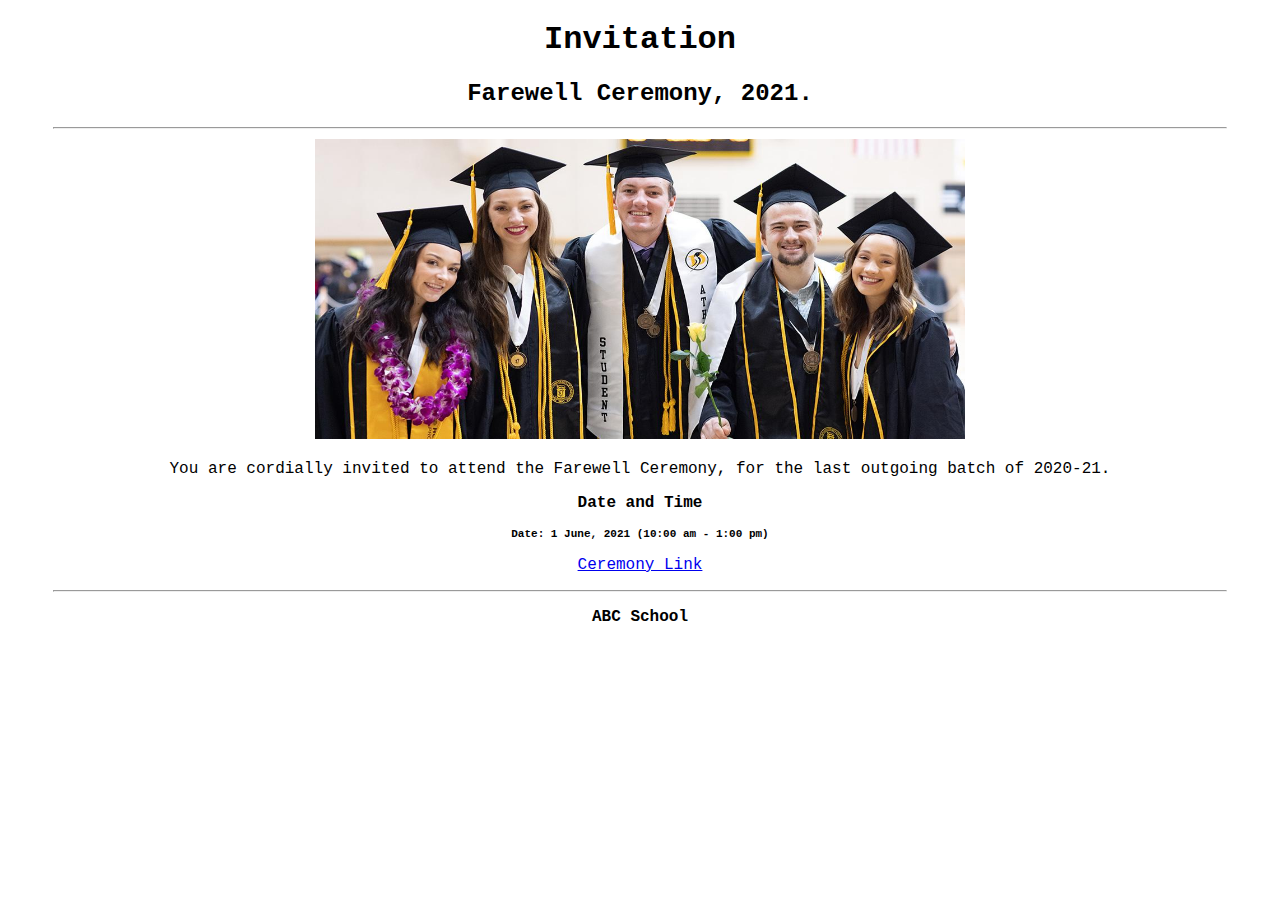
<file: index.html>
<!DOCTYPE html>
<html lang="en">
<head>
    <meta charset="UTF-8">
    <meta http-equiv="X-UA-Compatible" content="IE=edge">
    <meta name="viewport" content="width=device-width, initial-scale=1.0">
    <link href="script.css" rel="stylesheet" type="text/css">
    <title>Basecamp Assignment</title>
</head>
<body>
    <h1>Invitation</h1>
    <h2>Farewell Ceremony, 2021.</h2>
    <hr />
    <div>
        <img src="image/graduation.jpg" alt="graduation photo"/> 
    </div>
    <p>You are cordially invited to attend the Farewell Ceremony, 
        for the last outgoing batch of 2020-21.
    </p>
    <p class="date">Date and Time</p>
    <p class="date date2">Date: 1 June, 2021 (10:00 am - 1:00 pm)</p>
    <p>
        <a href="#">Ceremony Link</a>
    </p>
    <hr />
    <p class="date">ABC School</p>
</body>
</html>
</file>
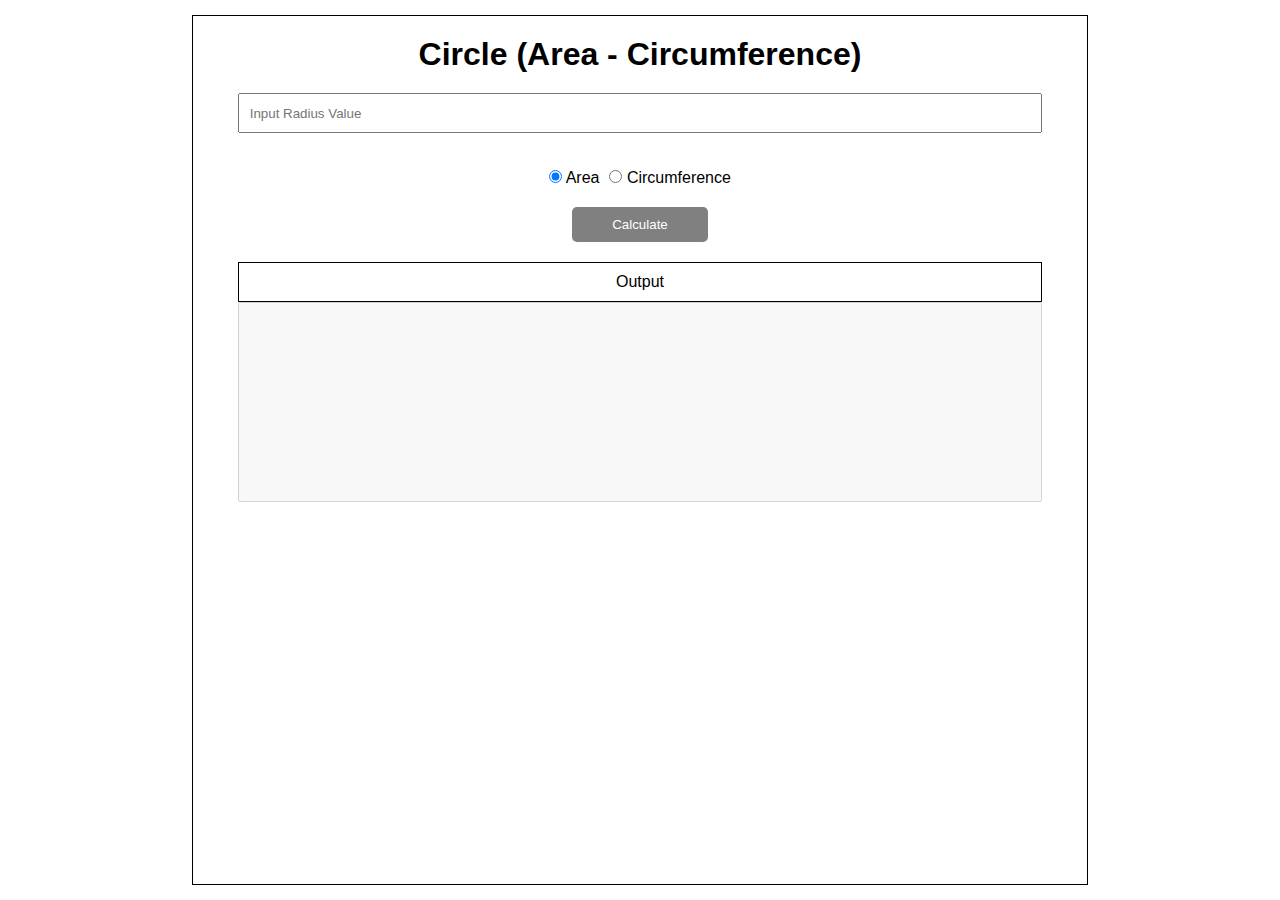
<file: area-of-cycle/index.html>
<!DOCTYPE html>
<html lang="en">
<head>
    <meta charset="UTF-8">
    <meta http-equiv="X-UA-Compatible" content="IE=edge">
    <meta name="viewport" content="width=device-width, initial-scale=1.0">
    <link rel="stylesheet" type="text/css" href="./style.css">
    <script src="./script.js" defer></script>
    <title>Area and Circumference of a circle</title>
</head>
<body>
    <div class="body-container">
        <h1>Circle (Area - Circumference)</h1>
        <form class="form-container">
          <input class="circumference" placeholder="Input Radius Value" type="text" id="radius" name="input-radius"/>

          <br />
          <br />
          <div class="area-radio-option">
            <label class="option-area">
              <input type="radio" checked="checked" name="radio" id="area" />
              Area
            </label>
            <label class="option-circumference">
              <input type="radio" name="radio" id="circumference" />
              Circumference
            </label>
          </div>
  
          <button type="button" id="btn-button" class="btn-button">Calculate</button>
          <div class="output-area">
            <p class="final-result">Output</p>
            <input class="output" id="result" type="text" disabled />
          </div>
        </form>
      </div>
</body>
</html>
</file>
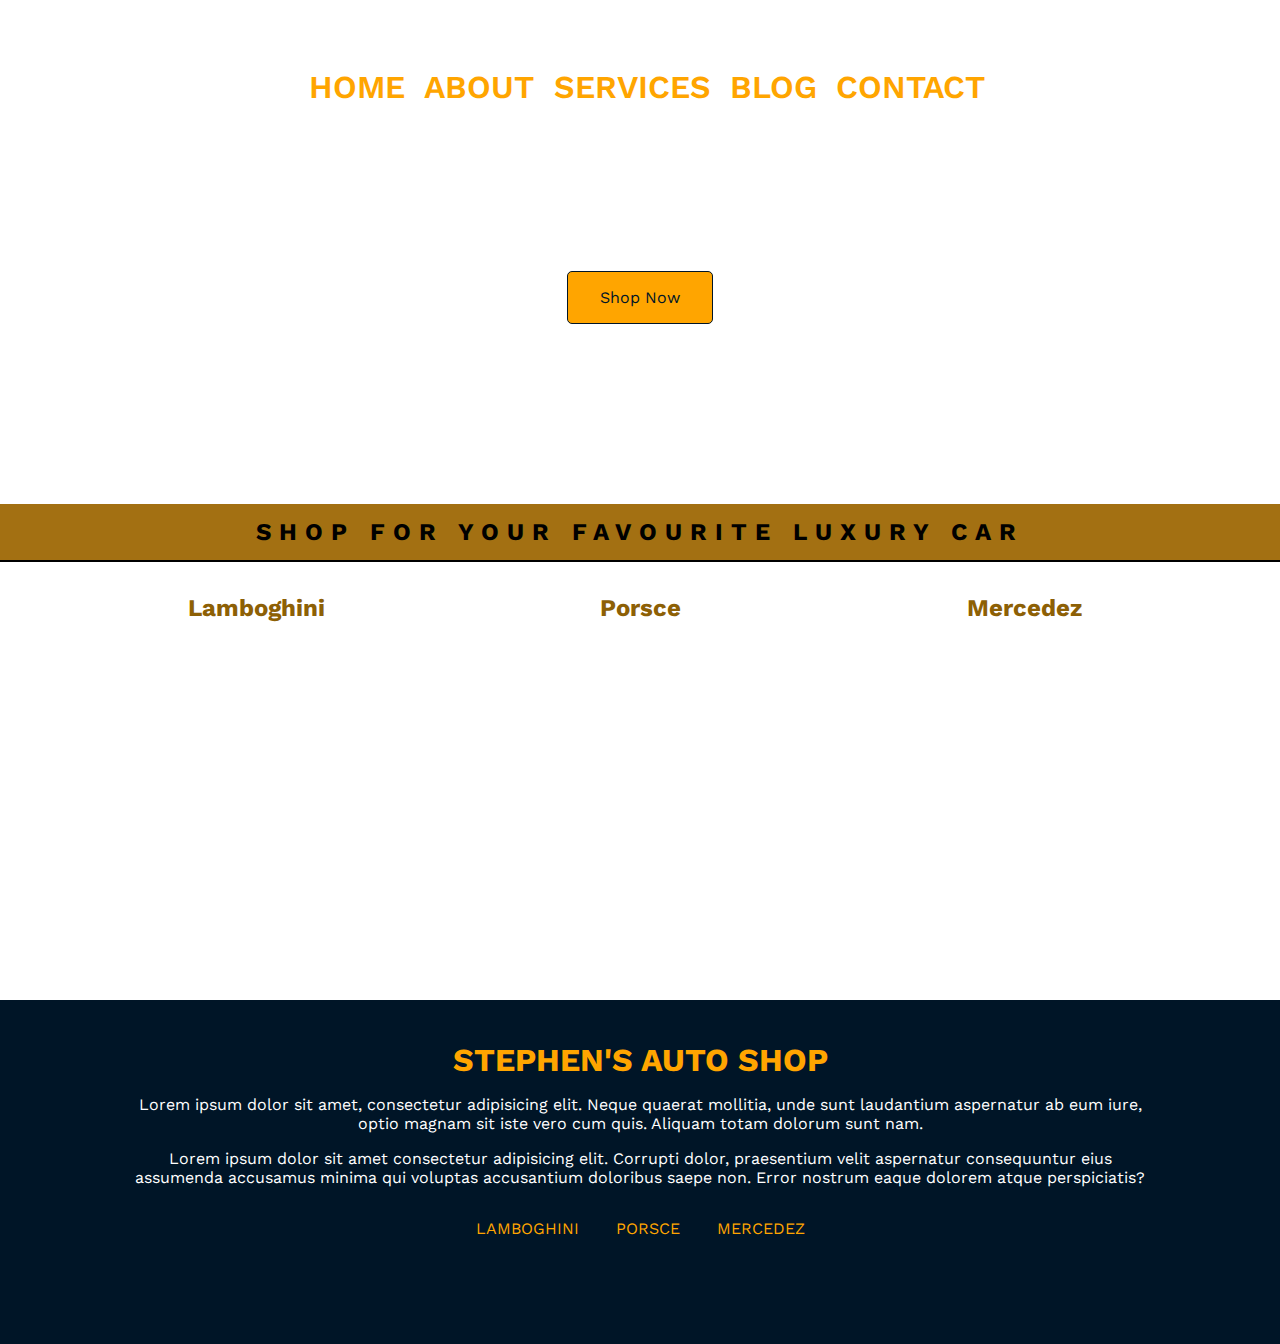
<file: assignment6/index.html>
<!DOCTYPE html>
<html lang="en">
<head>
    <meta charset="UTF-8">
    <meta http-equiv="X-UA-Compatible" content="IE=edge">
    <meta name="viewport" content="width=device-width, initial-scale=1.0">
    <link rel="preconnect" href="https://fonts.googleapis.com">
    <link rel="preconnect" href="https://fonts.gstatic.com" crossorigin>
    <link href="https://fonts.googleapis.com/css2?family=Work+Sans:ital,wght@0,300;0,400;0,700;1,300;1,400;1,700&display=swap" rel="stylesheet">
    <link rel="stylesheet" href="styles.css">
    <title>Assignment 6</title>
</head>
<body>
    <!-- Header -->
    <header>
        <nav class="nav">
            <a href="#">Home</a> 
            <a href="#">About</a> 
            <a href="#">Services</a> 
            <a href="#">Blog</a> 
            <a href="#">Contact</a>
        </nav>
        <h1>Welcome to our auto shop</h1>
        <a href="#" class="luxury">Shop Now</a>
    </header>
    <!-- Light Section -->
    <!-- <section>
        <h2>Light Section</h2>
        <p>
            Lorem ipsum dolor sit amet consectetur adipisicing elit. Assumenda aliquid quidem voluptatum fugit a natus molestiae sequi perferendis esse quae ea et quibusdam repellat, necessitatibus eos laudantium est nam cupiditate.
        </p>
        <a href="#">Explore More</a>
    </section> -->

    <!-- Card section -->
    <h2 class="centered">Shop for your favourite luxury car</h2>
    <section class="center">
        <div class="bg-image car1">
            <h2>Lamboghini</h2>
        </div>
        <div class="bg-image car2">
            <h2>Porsce</h2>
        </div>
        <div class="bg-image car3">
            <h2>Mercedez</h2>
        </div>
    </section>

    <!-- Footer -->
    <footer class="bg-dark">
        <h2>Stephen's Auto Shop</h2>
        <p>
            Lorem ipsum dolor sit amet, consectetur adipisicing elit. Neque quaerat mollitia, unde sunt laudantium aspernatur ab eum iure, optio magnam sit iste vero cum quis. Aliquam totam dolorum sunt nam.
        </p>
        <p>
            Lorem ipsum dolor sit amet consectetur adipisicing elit. Corrupti dolor, praesentium velit aspernatur consequuntur eius assumenda accusamus minima qui voluptas accusantium doloribus saepe non. Error nostrum eaque dolorem atque perspiciatis?
        </p>
        <nav class="footer">
            <a href="#">Lamboghini</a>
            <a href="#">Porsce</a>
            <a href="#">Mercedez</a>
        </nav>
    </footer>
</body>
</html>
</file>
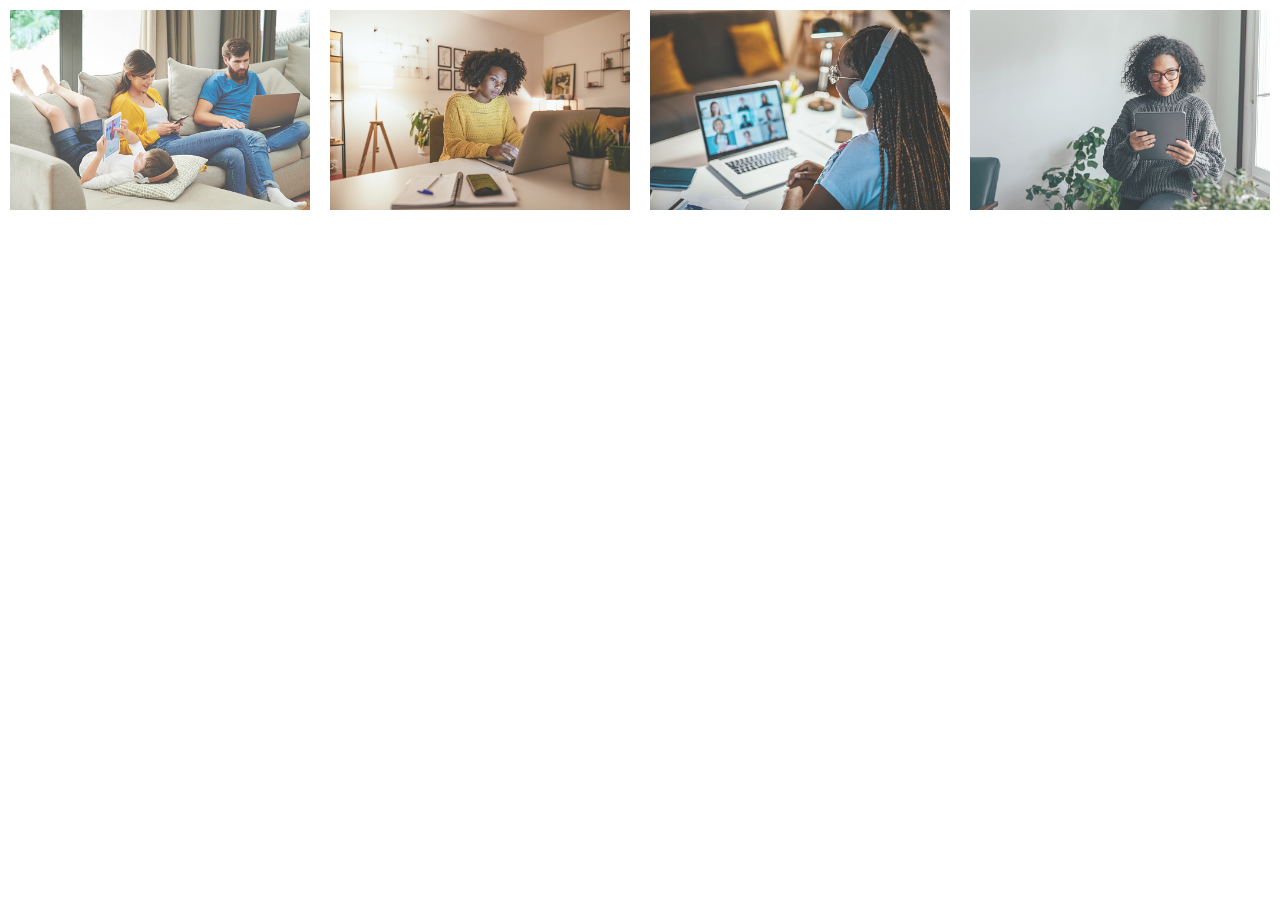
<file: image-gallery/index.html>
<!DOCTYPE html>
<html lang="en">
<head>
    <meta charset="UTF-8">
    <meta http-equiv="X-UA-Compatible" content="IE=edge">
    <meta name="viewport" content="width=device-width, initial-scale=1.0">
    <link rel="stylesheet" type="text/css" href="./style.css">
    <script src="./script.js" defer></script>
    <title>Photo Gallery</title>
</head>
<body>
      <!-- The four columns -->
    <div class="row">
        <div class="column">
          <img src="photo_1.jpg" alt="Family" style="width:100%" onclick="myFunction(this);">
        </div>
        <div class="column">
          <img src="photo_2.jpg" alt="Office" style="width:100%" onclick="myFunction(this);">
        </div>
        <div class="column">
          <img src="photo_3.jpg" alt="Meeting" style="width:100%" onclick="myFunction(this);">
        </div>
        <div class="column">
          <img src="photo_4.jpg" alt="Reading" style="width:100%" onclick="myFunction(this);">
        </div>
    </div>
    
    <div class="container">
        <span onclick="this.parentElement.style.display='none'" class="closebtn">&times;</span>
        <img id="expandedImg" style="width:100%" height="400px;">
        <div id="imgtext"></div>
    </div>
    
</body>
</html>
</file>
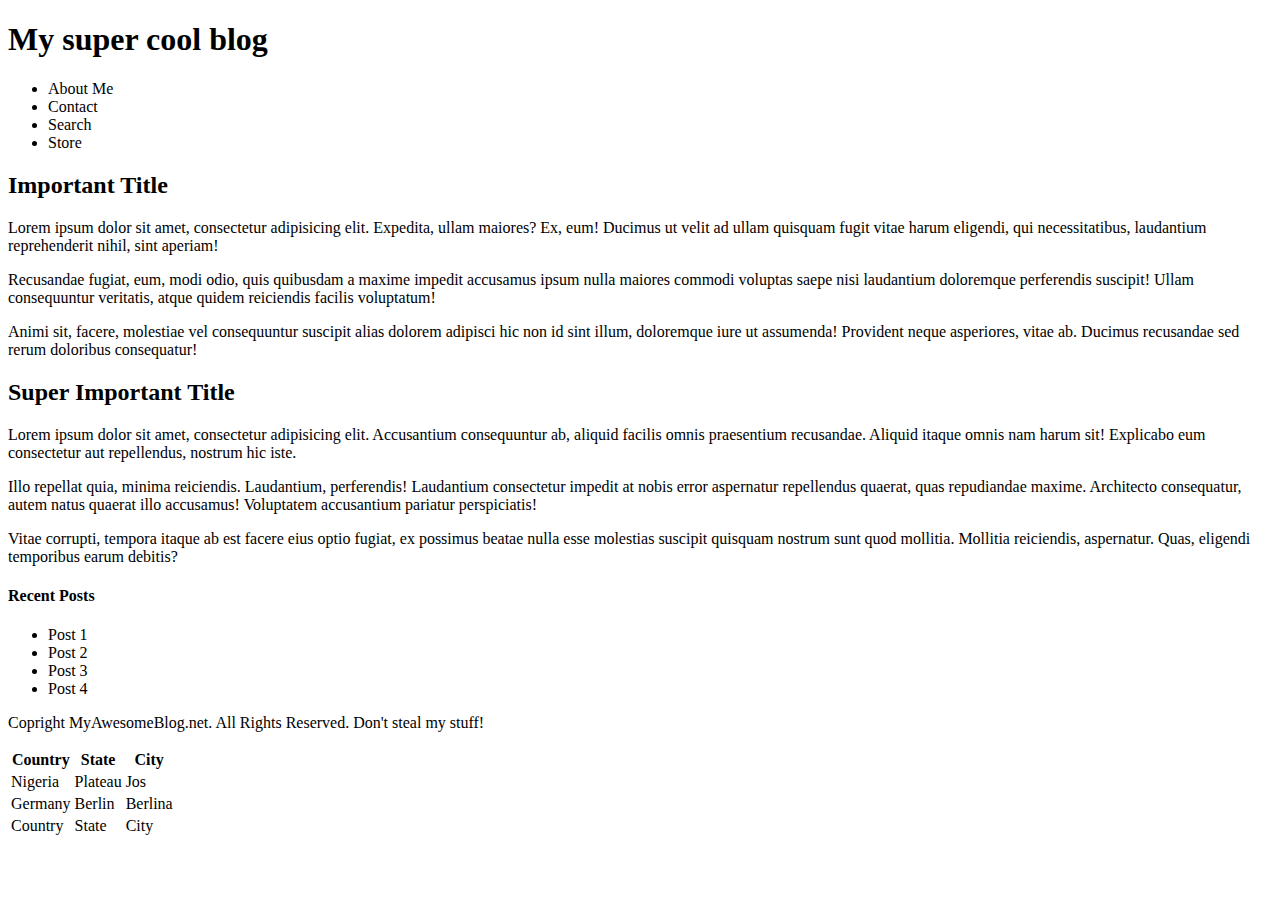
<file: institute/index.html>
<!DOCTYPE html>
<html lang="en">
<head>
  <meta charset="UTF-8">
  <title>Non-semantic HTML</title>
</head>
<body>
  <header>
    <h1>My super cool blog</h1>
  </header>
  <nav>
    <ul>
      <li>About Me</li>
      <li>Contact</li>
      <li>Search</li>
      <li>Store</li>
    </ul>
  </nav>
  <article>
    <header>
      <h2>Important Title</h2>
    </header>
    <p>Lorem ipsum dolor sit amet, consectetur adipisicing elit. Expedita, ullam maiores? Ex, eum! Ducimus ut velit ad ullam quisquam fugit vitae harum eligendi, qui necessitatibus, laudantium reprehenderit nihil, sint aperiam!</p>
    <p>Recusandae fugiat, eum, modi odio, quis quibusdam a maxime impedit accusamus ipsum nulla maiores commodi voluptas saepe nisi laudantium doloremque perferendis suscipit! Ullam consequuntur veritatis, atque quidem reiciendis facilis voluptatum!</p>
    <p>Animi sit, facere, molestiae vel consequuntur suscipit alias dolorem adipisci hic non id sint illum, doloremque iure ut assumenda! Provident neque asperiores, vitae ab. Ducimus recusandae sed rerum doloribus consequatur!</p>
  </article>
  <article>
    <header>
      <h2>Super Important Title</h2>
    </header>
    <p>Lorem ipsum dolor sit amet, consectetur adipisicing elit. Accusantium consequuntur ab, aliquid facilis omnis praesentium recusandae. Aliquid itaque omnis nam harum sit! Explicabo eum consectetur aut repellendus, nostrum hic iste.</p>
    <p>Illo repellat quia, minima reiciendis. Laudantium, perferendis! Laudantium consectetur impedit at nobis error aspernatur repellendus quaerat, quas repudiandae maxime. Architecto consequatur, autem natus quaerat illo accusamus! Voluptatem accusantium pariatur perspiciatis!</p>
    <p>Vitae corrupti, tempora itaque ab est facere eius optio fugiat, ex possimus beatae nulla esse molestias suscipit quisquam nostrum sunt quod mollitia. Mollitia reiciendis, aspernatur. Quas, eligendi temporibus earum debitis?</p>
  </article>
  <article>
    <header>
      <h4>Recent Posts</h4>
    </header>
    <ul>
      <li>Post 1</li>
      <li>Post 2</li>
      <li>Post 3</li>
      <li>Post 4</li>
    </ul>
  </article>
  <footer>
    <p>Copright MyAwesomeBlog.net. All Rights Reserved. Don't steal my stuff!</p>
  </footer>
  <table>
      <thead>
          <tr>
              <th>Country</th>
              <th>State</th>
              <th>City</th>
          </tr>
      </thead>
      <tbody>
          <tr>
              <td>Nigeria</td>
              <td>Plateau</td>
              <td>Jos</td>
          </tr>
          <tr>
              <td>Germany</td>
              <td>Berlin</td>
              <td>Berlina</td>
          </tr>
      </tbody>
      <tfoot>
          <tr>
              <td>Country</td>
              <td>State</td>
              <td>City</td>
          </tr>
      </tfoot>
  </table>
</body>
</html>
</file>
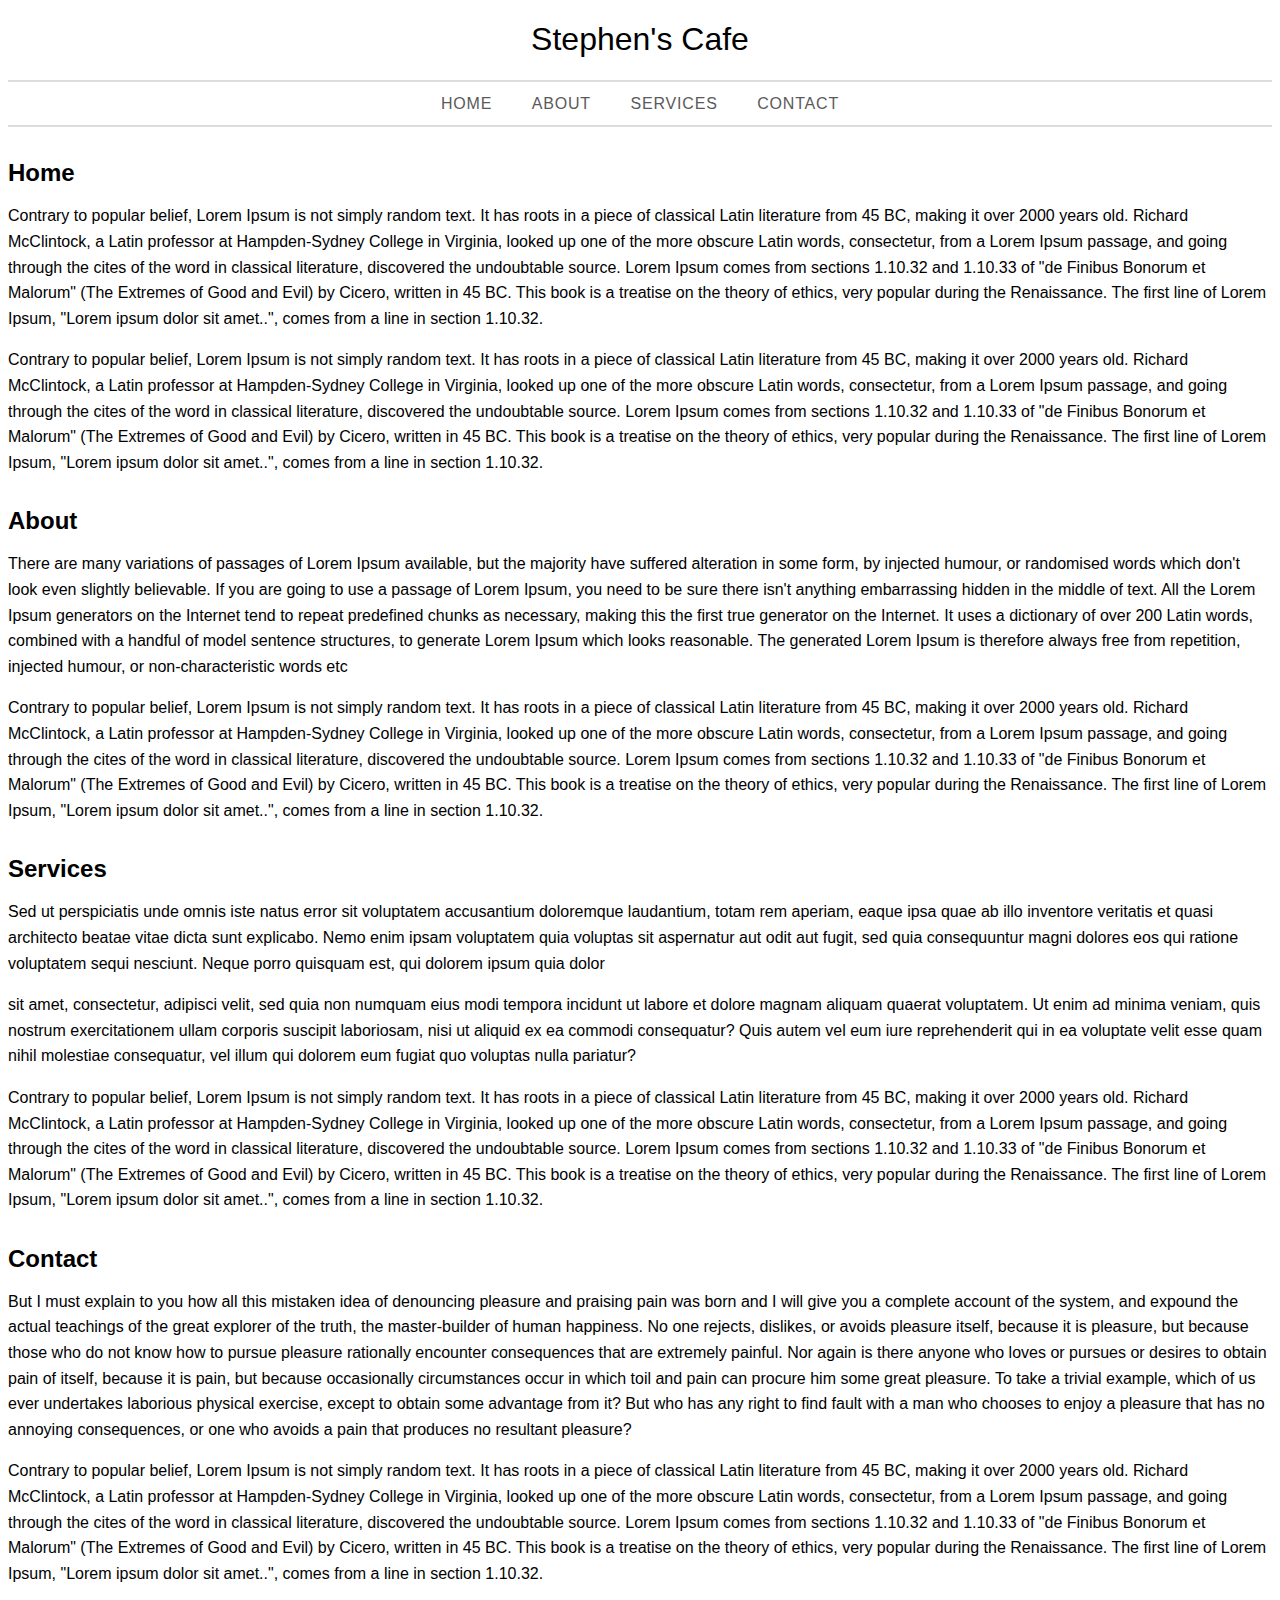
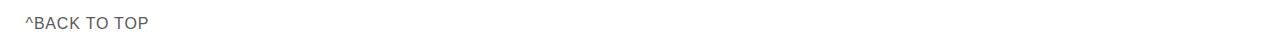
<file: simple-site/index.html>
<!DOCTYPE html>
<html lang="en">
<head>
    <meta charset="UTF-8">
    <meta http-equiv="X-UA-Compatible" content="IE=edge">
    <meta name="viewport" content="width=device-width, initial-scale=1.0">
    <link rel="stylesheet" type="text/css" href="styles.css">
    <title>Stephen's Cafe</title>
</head>
<body>

    <h1 id="back-to-the-top">Stephen's Cafe</h1>
    <nav>
        <a href="#home"> Home </a>
        <a href="#about"> About </a>
        <a href="#services"> Services </a>
        <a href="#contact"> Contact </a>
    </nav>
    <h2 id="home">Home</h2>

    <p>
        Contrary to popular belief, Lorem Ipsum is not simply random text. It has roots in a piece of classical Latin literature from 45 BC, making it over 2000 years old. Richard McClintock, a Latin professor at Hampden-Sydney College in Virginia, looked up one of the more obscure Latin words, consectetur, from a Lorem Ipsum passage, and going through the cites of the word in classical literature, discovered the undoubtable source. Lorem Ipsum comes from sections 1.10.32 and 1.10.33 of "de Finibus Bonorum et Malorum" (The Extremes of Good and Evil) by Cicero, written in 45 BC. This book is a treatise on the theory of ethics, very popular during the Renaissance. The first line of Lorem Ipsum, "Lorem ipsum dolor sit amet..", comes from a line in section 1.10.32.
    </p>
    <p>
        Contrary to popular belief, Lorem Ipsum is not simply random text. It has roots in a piece of classical Latin literature from 45 BC, making it over 2000 years old. Richard McClintock, a Latin professor at Hampden-Sydney College in Virginia, looked up one of the more obscure Latin words, consectetur, from a Lorem Ipsum passage, and going through the cites of the word in classical literature, discovered the undoubtable source. Lorem Ipsum comes from sections 1.10.32 and 1.10.33 of "de Finibus Bonorum et Malorum" (The Extremes of Good and Evil) by Cicero, written in 45 BC. This book is a treatise on the theory of ethics, very popular during the Renaissance. The first line of Lorem Ipsum, "Lorem ipsum dolor sit amet..", comes from a line in section 1.10.32.
    </p>

    <h2 id="about">About</h2>

    <p>
        There are many variations of passages of Lorem Ipsum available, but the majority have suffered alteration in some form, by injected humour, or randomised words which don't look even slightly believable. If you are going to use a passage of Lorem Ipsum, you need to be sure there isn't anything embarrassing hidden in the middle of text. All the Lorem Ipsum generators on the Internet tend to repeat predefined chunks as necessary, making this the first true generator on the Internet. It uses a dictionary of over 200 Latin words, combined with a handful of model sentence structures, to generate Lorem Ipsum which looks reasonable. The generated Lorem Ipsum is therefore always free from repetition, injected humour, or non-characteristic words etc
    </p>
    <p>
        Contrary to popular belief, Lorem Ipsum is not simply random text. It has roots in a piece of classical Latin literature from 45 BC, making it over 2000 years old. Richard McClintock, a Latin professor at Hampden-Sydney College in Virginia, looked up one of the more obscure Latin words, consectetur, from a Lorem Ipsum passage, and going through the cites of the word in classical literature, discovered the undoubtable source. Lorem Ipsum comes from sections 1.10.32 and 1.10.33 of "de Finibus Bonorum et Malorum" (The Extremes of Good and Evil) by Cicero, written in 45 BC. This book is a treatise on the theory of ethics, very popular during the Renaissance. The first line of Lorem Ipsum, "Lorem ipsum dolor sit amet..", comes from a line in section 1.10.32.
    </p>

    <h2 id="services">Services</h2>

    <p>
        Sed ut perspiciatis unde omnis iste natus error sit voluptatem accusantium doloremque laudantium, totam rem aperiam, eaque ipsa quae ab illo inventore veritatis et quasi architecto beatae vitae dicta sunt explicabo. Nemo enim ipsam voluptatem quia voluptas sit aspernatur aut odit aut fugit, sed quia consequuntur magni dolores eos qui ratione voluptatem sequi nesciunt. Neque porro quisquam est, qui dolorem ipsum quia dolor</p> 
        <p>sit amet, consectetur, adipisci velit, sed quia non numquam eius modi tempora incidunt ut labore et dolore magnam aliquam quaerat voluptatem. Ut enim ad minima veniam, quis nostrum exercitationem ullam corporis suscipit laboriosam, nisi ut aliquid ex ea commodi consequatur? Quis autem vel eum iure reprehenderit qui in ea voluptate velit esse quam nihil molestiae consequatur, vel illum qui dolorem eum fugiat quo voluptas nulla pariatur?
    </p>
    <p>
        Contrary to popular belief, Lorem Ipsum is not simply random text. It has roots in a piece of classical Latin literature from 45 BC, making it over 2000 years old. Richard McClintock, a Latin professor at Hampden-Sydney College in Virginia, looked up one of the more obscure Latin words, consectetur, from a Lorem Ipsum passage, and going through the cites of the word in classical literature, discovered the undoubtable source. Lorem Ipsum comes from sections 1.10.32 and 1.10.33 of "de Finibus Bonorum et Malorum" (The Extremes of Good and Evil) by Cicero, written in 45 BC. This book is a treatise on the theory of ethics, very popular during the Renaissance. The first line of Lorem Ipsum, "Lorem ipsum dolor sit amet..", comes from a line in section 1.10.32.
    </p>

    <h2 id="contact">Contact</h2>

    <p>
        But I must explain to you how all this mistaken idea of denouncing pleasure and praising pain was born and I will give you a complete account of the system, and expound the actual teachings of the great explorer of the truth, the master-builder of human happiness. No one rejects, dislikes, or avoids pleasure itself, because it is pleasure, but because those who do not know how to pursue pleasure rationally encounter consequences that are extremely painful. Nor again is there anyone who loves or pursues or desires to obtain pain of itself, because it is pain, but because occasionally circumstances occur in which toil and pain can procure him some great pleasure. To take a trivial example, which of us ever undertakes laborious physical exercise, except to obtain some advantage from it? But who has any right to find fault with a man who chooses to enjoy a pleasure that has no annoying consequences, or one who avoids a pain that produces no resultant pleasure?
    </p>
    <p>
        Contrary to popular belief, Lorem Ipsum is not simply random text. It has roots in a piece of classical Latin literature from 45 BC, making it over 2000 years old. Richard McClintock, a Latin professor at Hampden-Sydney College in Virginia, looked up one of the more obscure Latin words, consectetur, from a Lorem Ipsum passage, and going through the cites of the word in classical literature, discovered the undoubtable source. Lorem Ipsum comes from sections 1.10.32 and 1.10.33 of "de Finibus Bonorum et Malorum" (The Extremes of Good and Evil) by Cicero, written in 45 BC. This book is a treatise on the theory of ethics, very popular during the Renaissance. The first line of Lorem Ipsum, "Lorem ipsum dolor sit amet..", comes from a line in section 1.10.32.
    </p>

    <a href="#back-to-the-top">
        ^Back to top
    </a>
</body>
</html>
</file>
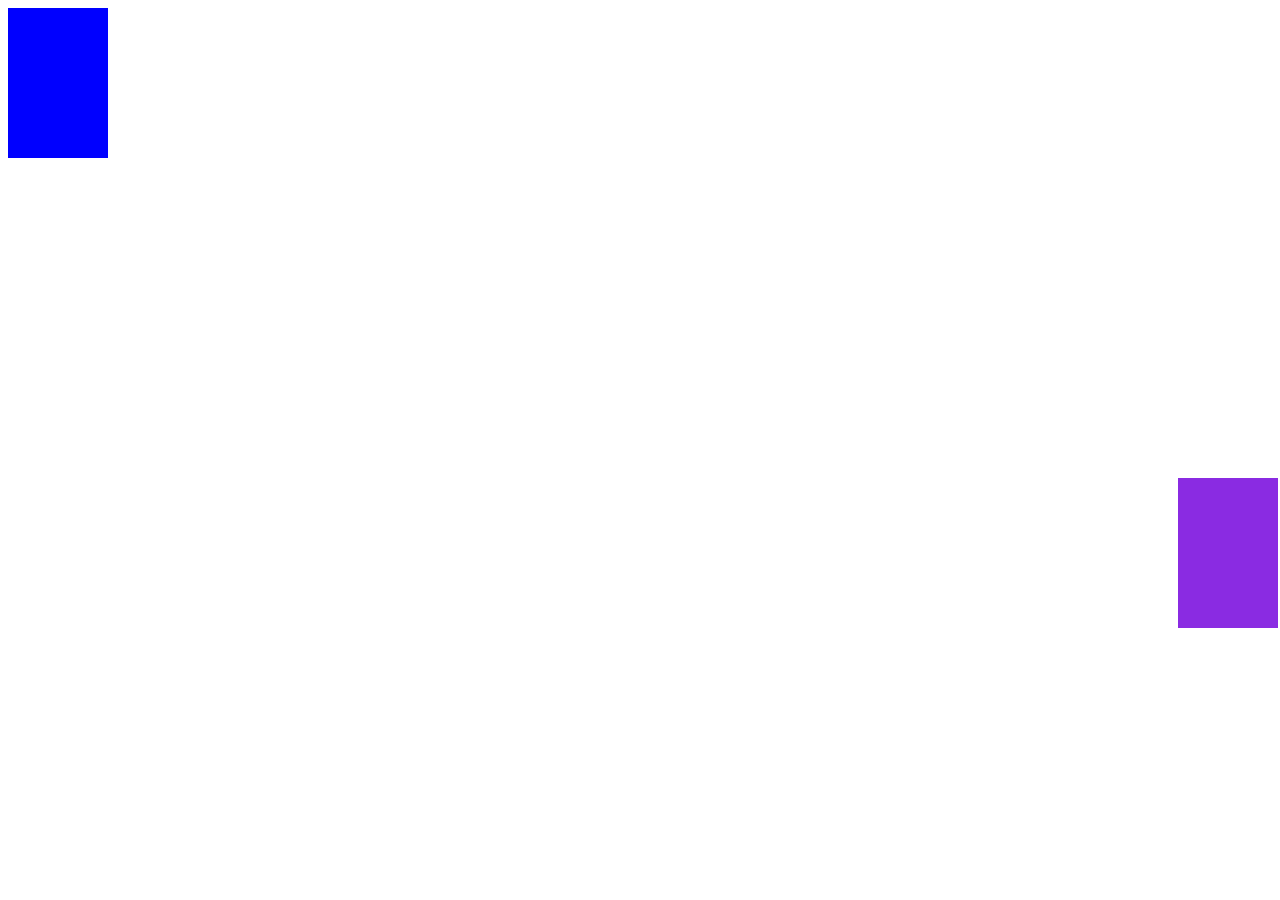
<file: simple-site/practice.html>
<!DOCTYPE html>
<html lang="en">
<head>
    <meta charset="UTF-8">
    <meta http-equiv="X-UA-Compatible" content="IE=edge">
    <meta name="viewport" content="width=device-width, initial-scale=1.0">
    <link rel="stylesheet" href="stylex.css" type="text/css">
    <title>Document</title>
</head>
<body>
    <div class="d1">

    </div>
    <div class="d2">

    </div>
</body>
</html>
</file>
<file: script.css>
html {
    text-align: center;
    font-family: 'Courier New', Courier, monospace;
}
div > img {
    width: 650px;
    height: 300px;
    margin-top: 10px;
}
.date {
    font-weight: bold;
}
.date2 {
    font-size: 11px;
}
hr {
    margin: 0 45px;
}
</file>
<file: area-of-cycle/style.css>
* {
    padding: 0%;
    margin: 0%;
    box-sizing: border-box;
  }
  
  body {
    padding: 15px 0;
    font-family: "Roboto", sans-serif;
  }
  .body-container {
    border: 1px solid;
    align-items: center;
    display: flex;
    flex-direction: column;
    margin: auto;
    width: 70%;
    height: calc(100vh - 30px);
  }
  h1 {
    margin-top: 20px;
  }
  .form-container {
    width: 100%;
    display: flex;
    flex-direction: column;
    align-items: center;
    margin-top: 20px;
  }
  .area-radio-option{
    display: flex;
    flex-direction: row;
  }
  .option-area {
    margin-right: 10px;
  }
  .btn-button {
    padding: 10px 40px;
    border: 1px;
    margin-top: 20px;
    border-radius: 5px;
    background-color: gray;
    color: #fff;
  }
  .output {
    width: 90%;
    height: 200px;
    text-align: center;
    outline: none;
    font-size: 18px;
  }
  .output-area {
    width: 100%;
    display: flex;
    align-items: center;
    flex-direction: column;
  }
  .final-result {
    padding: 10px 0;
    width: 90%;
    margin-top: 20px;
    align-items: center;
    display: flex;
    border: 1px solid black;
    justify-content: center;
    
  }
  .circumference {
    width: 90%;
    outline: none;
    padding-left: 10px;
    height: 40px;
  }
</file>
<file: assignment6/styles.css>
/* ---Universal page settings --- */
* {
    /* padding: 0.5rem; */
    margin: 0;
    padding: 0;
    box-sizing: border-box;
    /* border: 2px solid rgb(220,220,220); */
}

/* --- Universal Body styles --- */
body {
    border: none;
    font-family: 'Work Sans', sans-serif;
}
section {
    padding: 5%;
}
/* ---- Typography Styles ---- */
h1 {
    font-size: 4rem;
}

.bg-dark {
    background-color: #001527;
    color: #fff;
}
a {
    color: inherit;
}
a:hover {
    color: #01657D;
}
.center {
    display: flex;
    justify-content: space-around;
    width: 100%;
}
/* --- Header Styles --- */
header {
    background-image: url('http://source.unsplash.com/IgWNxx7paz4');
    background-size: cover;
    color: #fff;
    padding: 20vh 5%;
    min-height: 20vh;
    text-align: center;
}
header a {
    display: inline-block;
    text-decoration: none;
    margin-top: 1rem;
}
.nav {
    margin-top: -8rem;
    margin-bottom: 2rem;
    border-bottom: 1px solid;
    padding-bottom: 0.5rem;

}
.centered {
    text-align: center;
    border-bottom: 2px solid black;
    line-height: 2.5rem;
    padding: 0.5rem;
    text-transform: uppercase;
    background-color: rgb(163, 112, 18);
    letter-spacing: 0.5rem;
}
.luxury {
    font-size: 1rem;
    border: 1px solid;
    margin-top: 3rem;
    padding: 1rem 2rem;
    border-radius: 5px;
    background-color: orange;
    color: #001527
}
.nav a {
    text-decoration: none;
    font-size: 2rem;
    text-transform: uppercase;
    padding-left: 0.9rem;
    font-weight: 600;
    color: orange;
}
.nav a:hover{
    color: #01657D;
}
/* Image gallery */

.bg-image {
    background-size: cover;
    background-position: center;
    display: inline-block;
    margin-top: -2rem;
    width: 30%;
    padding-bottom: 30%;
}
.car1 {
    background-image: url('https://source.unsplash.com/CMzmQNU-DGE'); 
}
.car2 {
    background-image: url('https://source.unsplash.com/3ZUsNJhi_Ik');
}
.car3 {
    background-image: url('https://source.unsplash.com/f_SDCASisgs');
}
.bg-image h2 {
    color: rgb(141, 96, 5);
    text-align: center;
}
footer {
    padding: 7% 10%;
    text-align: center;
    margin-top: -2rem;
}
footer nav a {
    text-decoration: none;
    text-transform: uppercase;
    padding: 1rem;
    display: inline-block;
    color: orange;
}
.bg-dark h2{
    font-size: 2rem;
    margin-top: -3rem;
    margin-bottom: 1rem;
    color: orange;
    text-transform: uppercase;
}
.bg-dark p{
    margin-bottom: 1rem;
}
</file>
<file: image-gallery/style.css>
* {
    box-sizing: border-box;
  }
  
  body {
    margin: 0;
    font-family: Arial;
  }
  
  /* The grid: Four equal columns that floats next to each other */
  .column {
    float: left;
    width: 25%;
    padding: 10px;
  }
  
  /* Style the images inside the grid */
  .column img {
    opacity: 0.8; 
    cursor: pointer; 
  }
  
  .column img:hover {
    opacity: 1;
  }
  
  /* Clear floats after the columns */
  .row:after {
    content: "";
    display: table;
    clear: both;
  }
  
  /* The expanding image container */
  .container {
    position: relative;
    display: none;
    padding: 5px 10px;
  }
  
  /* Expanding image text */
  #imgtext {
    position: absolute;
    bottom: 15px;
    left: 15px;
    color: white;
    font-size: 20px;
  }
  
  /* Closable button inside the expanded image */
  .closebtn {
    position: absolute;
    top: 10px;
    right: 15px;
    color: white;
    font-size: 35px;
    cursor: pointer;
  }
</file>
<file: simple-site/styles.css>
html{
    scroll-behavior: smooth;
}

body{
    font-family: Helvetica, sans-serif;
}
h1 {
    font-weight: lighter;
    text-align: center;
}
nav{
    border-top: 2px solid rgb(220, 220,220);
    border-bottom: 2px solid rgb(220, 220,220);
    text-align: center;
}
a {
    color: rgb(90, 90, 90);
    /* background-color: orange; */
    text-decoration: none;
    text-transform: uppercase;
    letter-spacing: 0.05em;
    padding: .5rem .8rem;
    margin: 0.3rem;
    display: inline-block;
}
a:hover{
    color: rgb(140, 140, 140);
}
p{
    line-height: 1.6;
    font-weight: lighter;
    margin-bottom: 1rem;
}
h2 {
    margin-top: 2rem;
    margin-bottom: 1rem;
}
</file>
<file: simple-site/stylex.css>
.d1{
    background-color: blue;
    height: 150px;
    width: 100px;
    position: absolute;
    
}
.d2{
    background-color: blueviolet;
    height: 150px;
    width: 100px;
    position: relative;
    bottom: -470px;
    left: 1170px;
}
</file>
